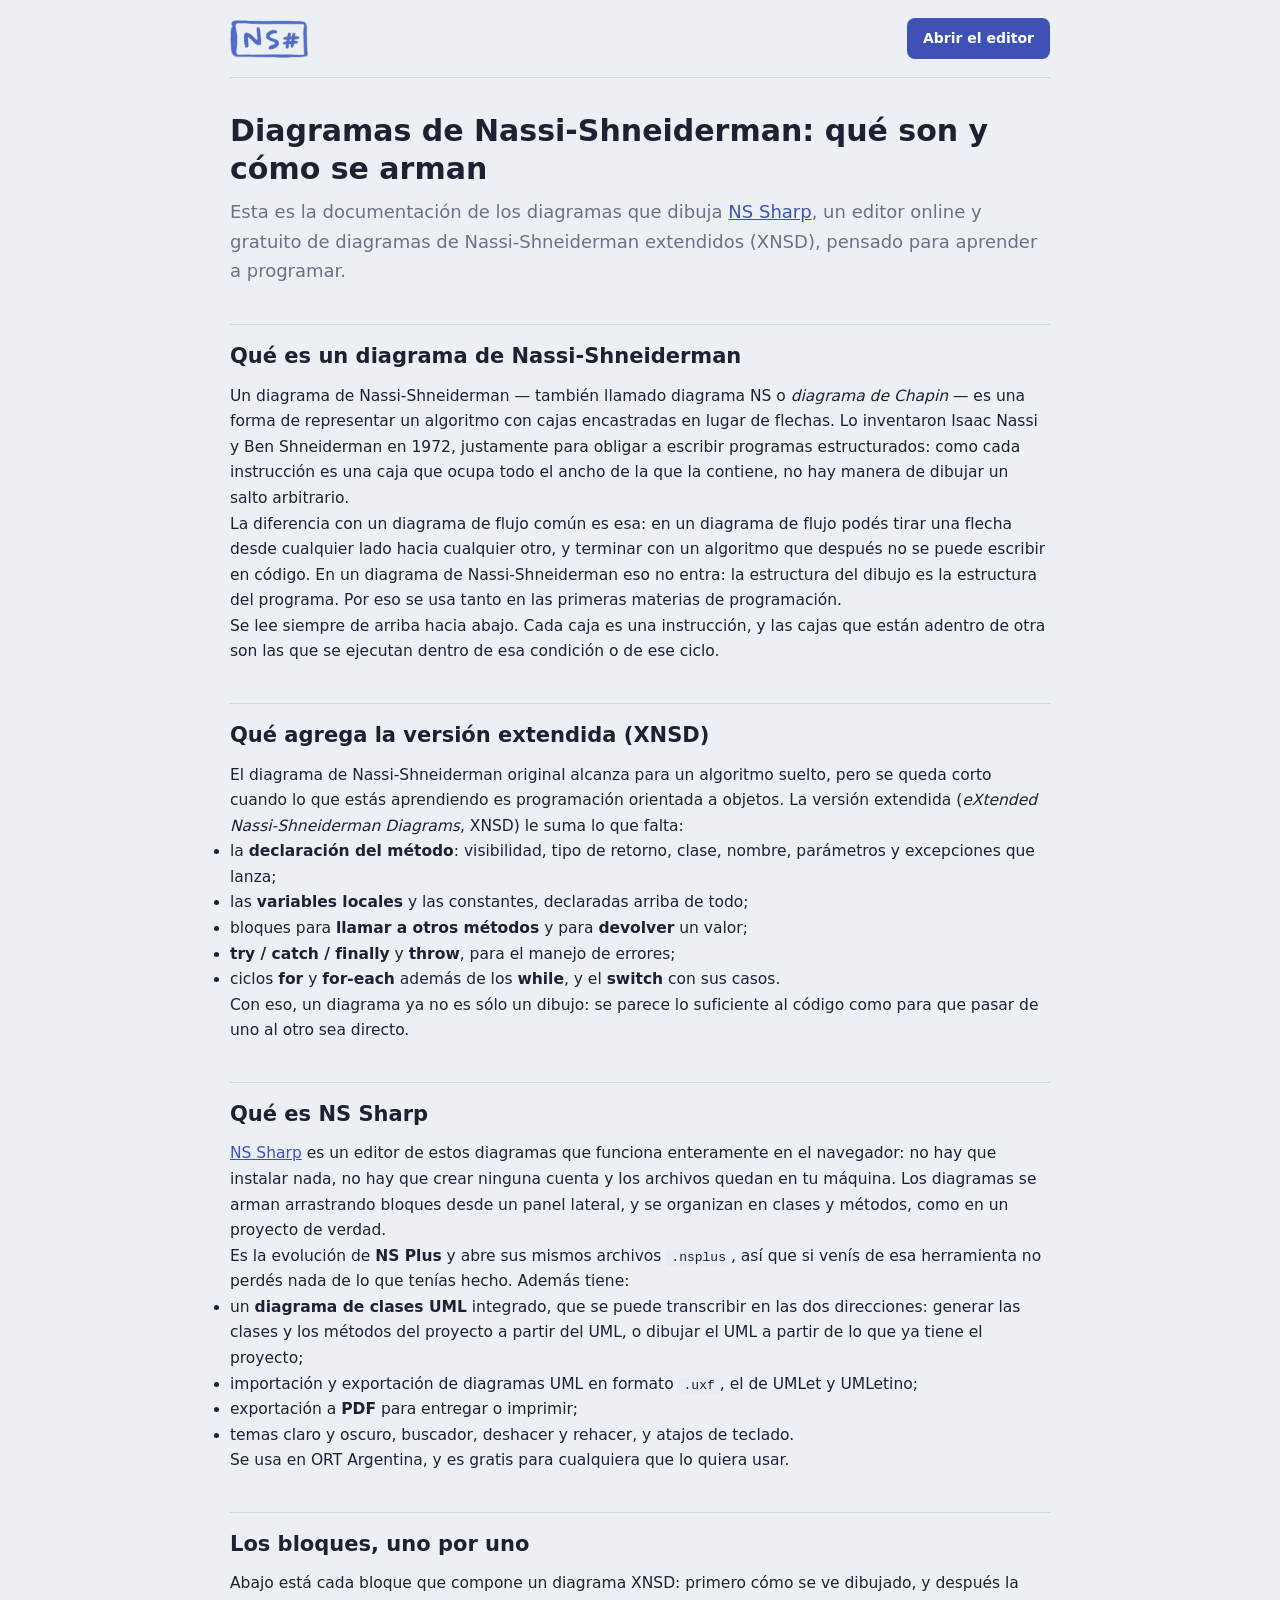
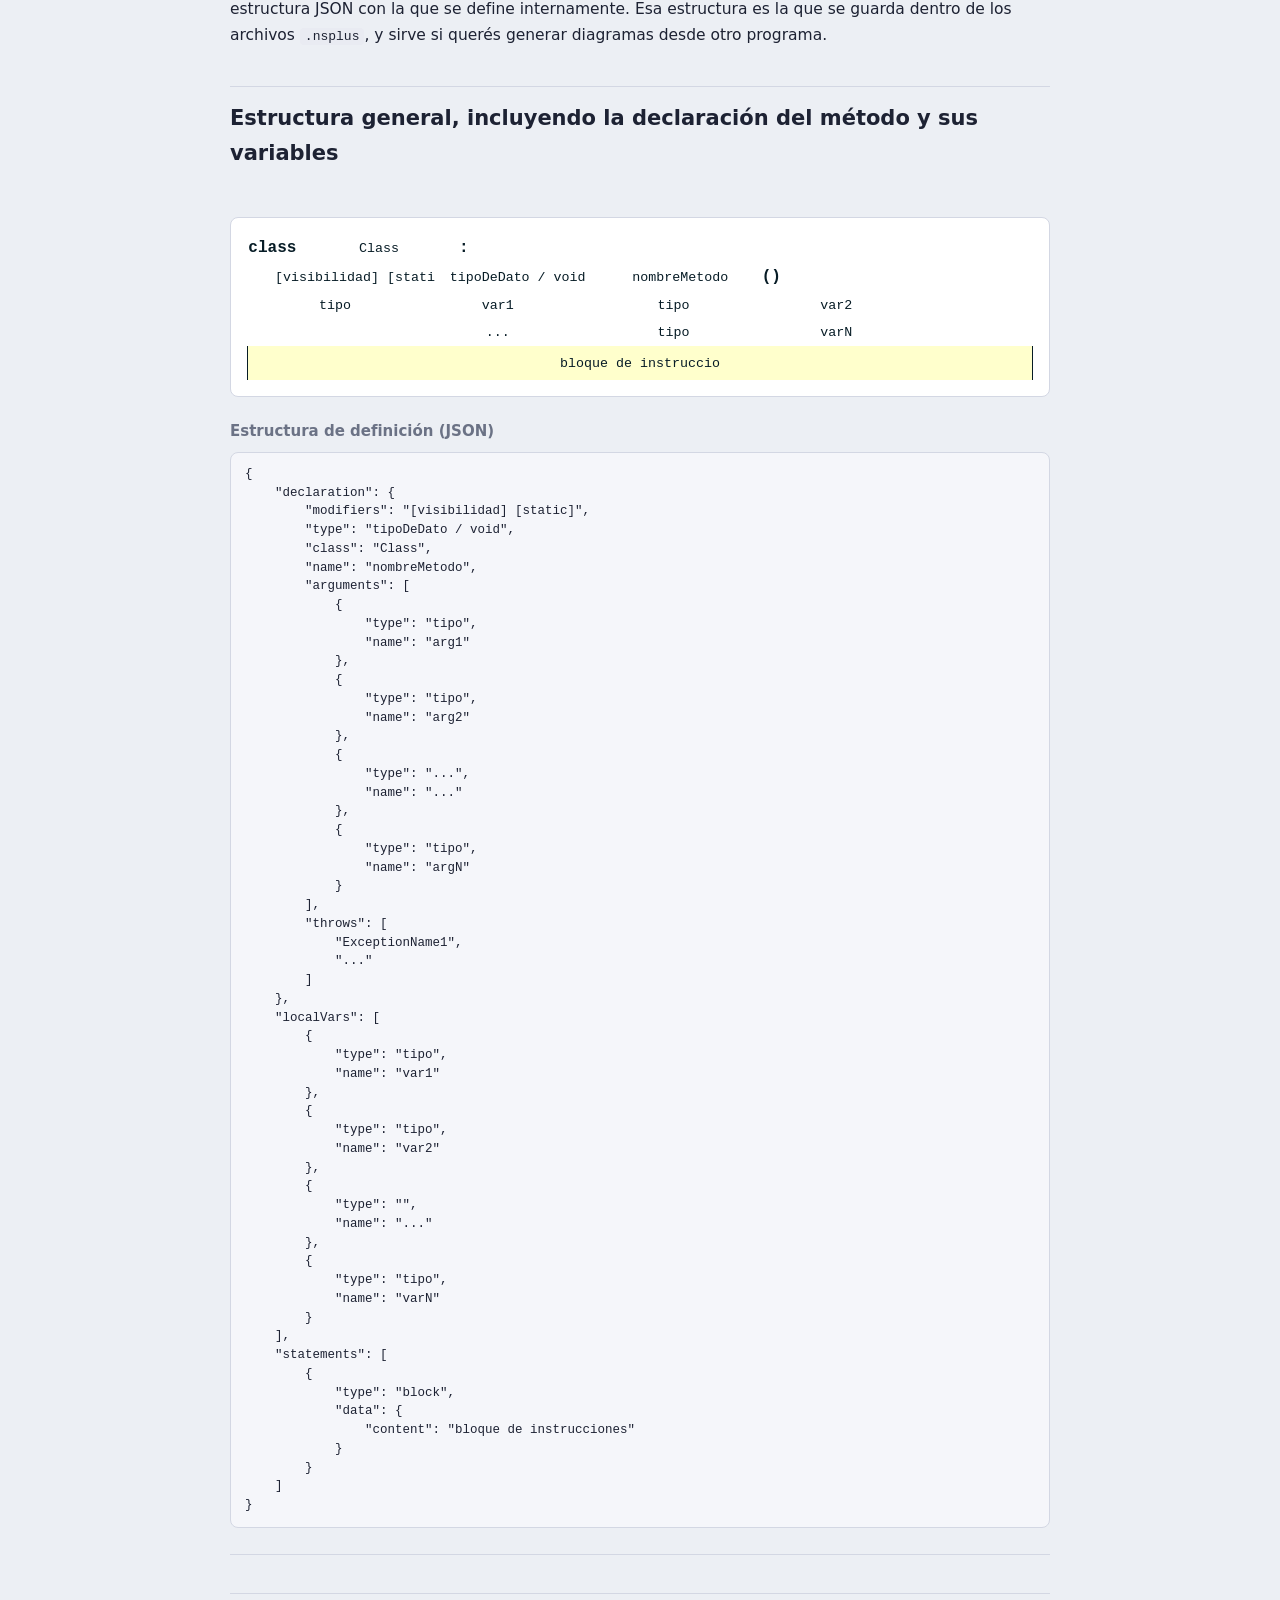
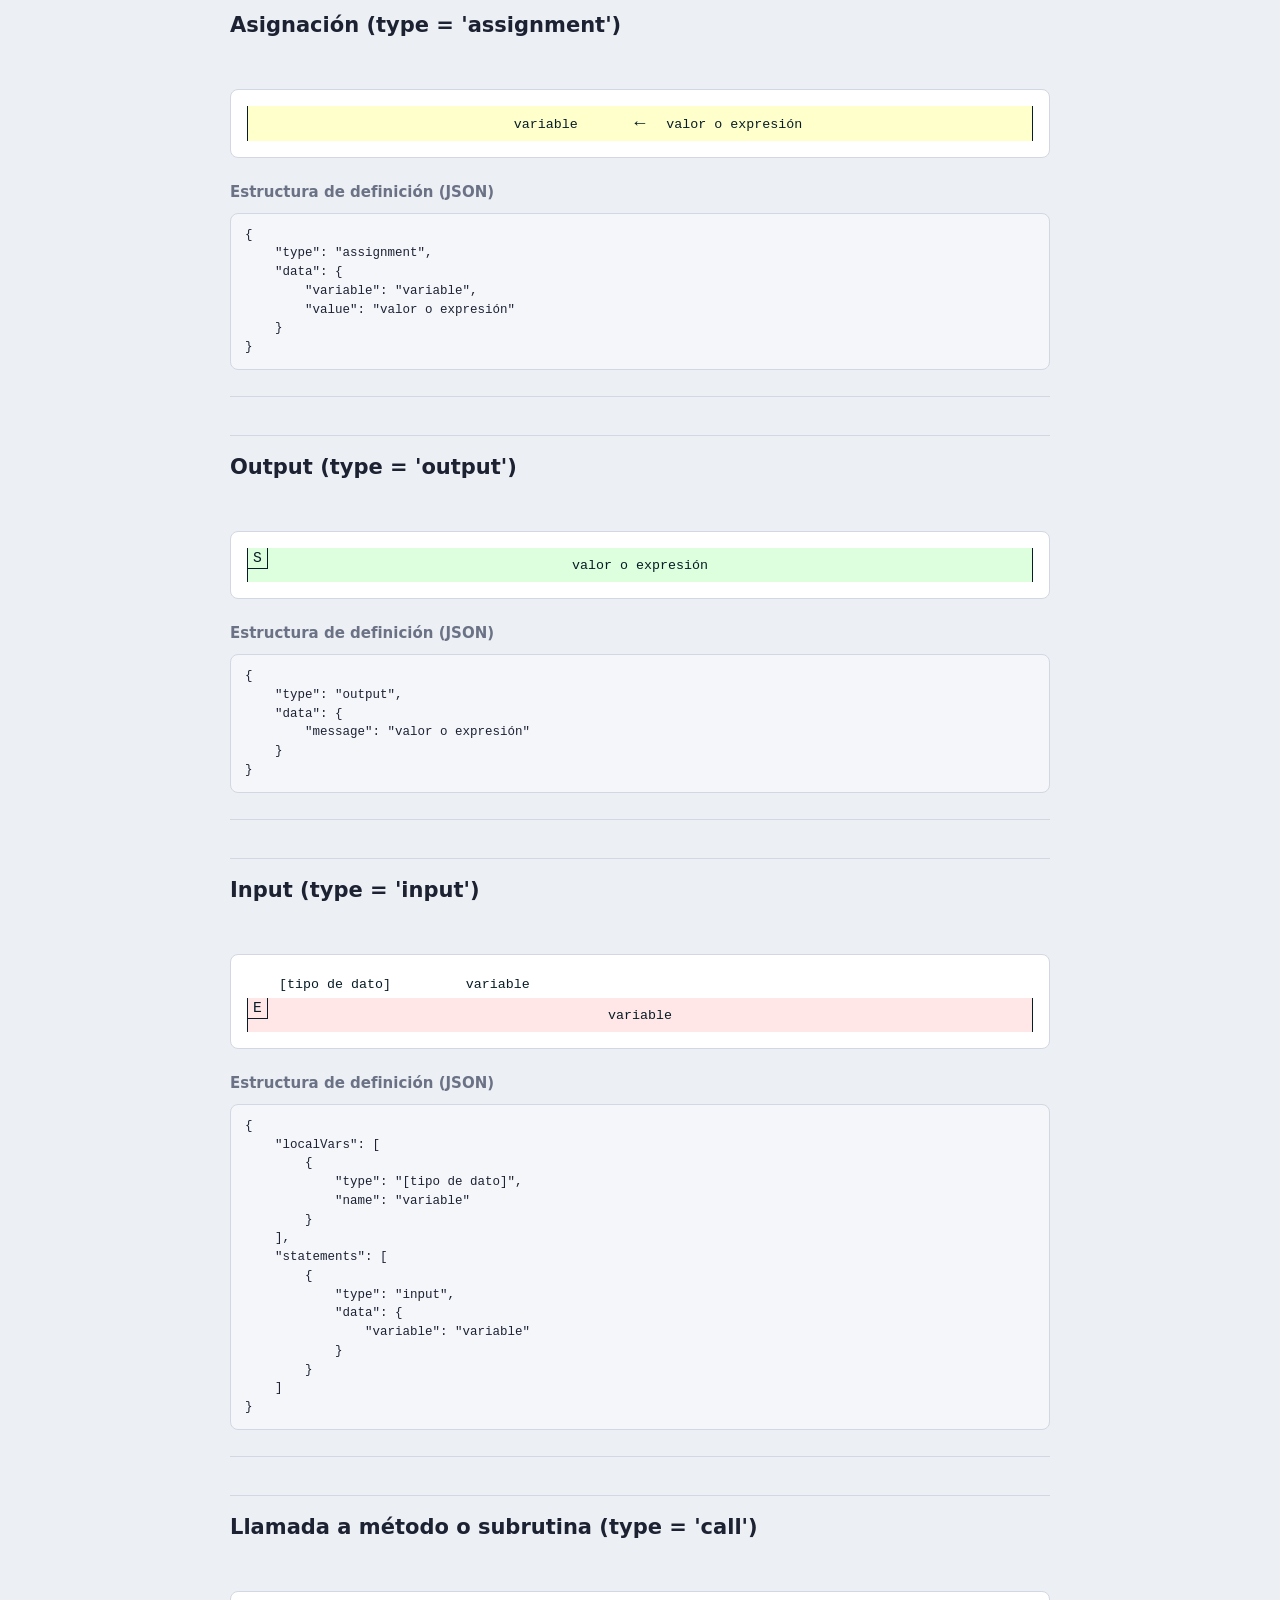
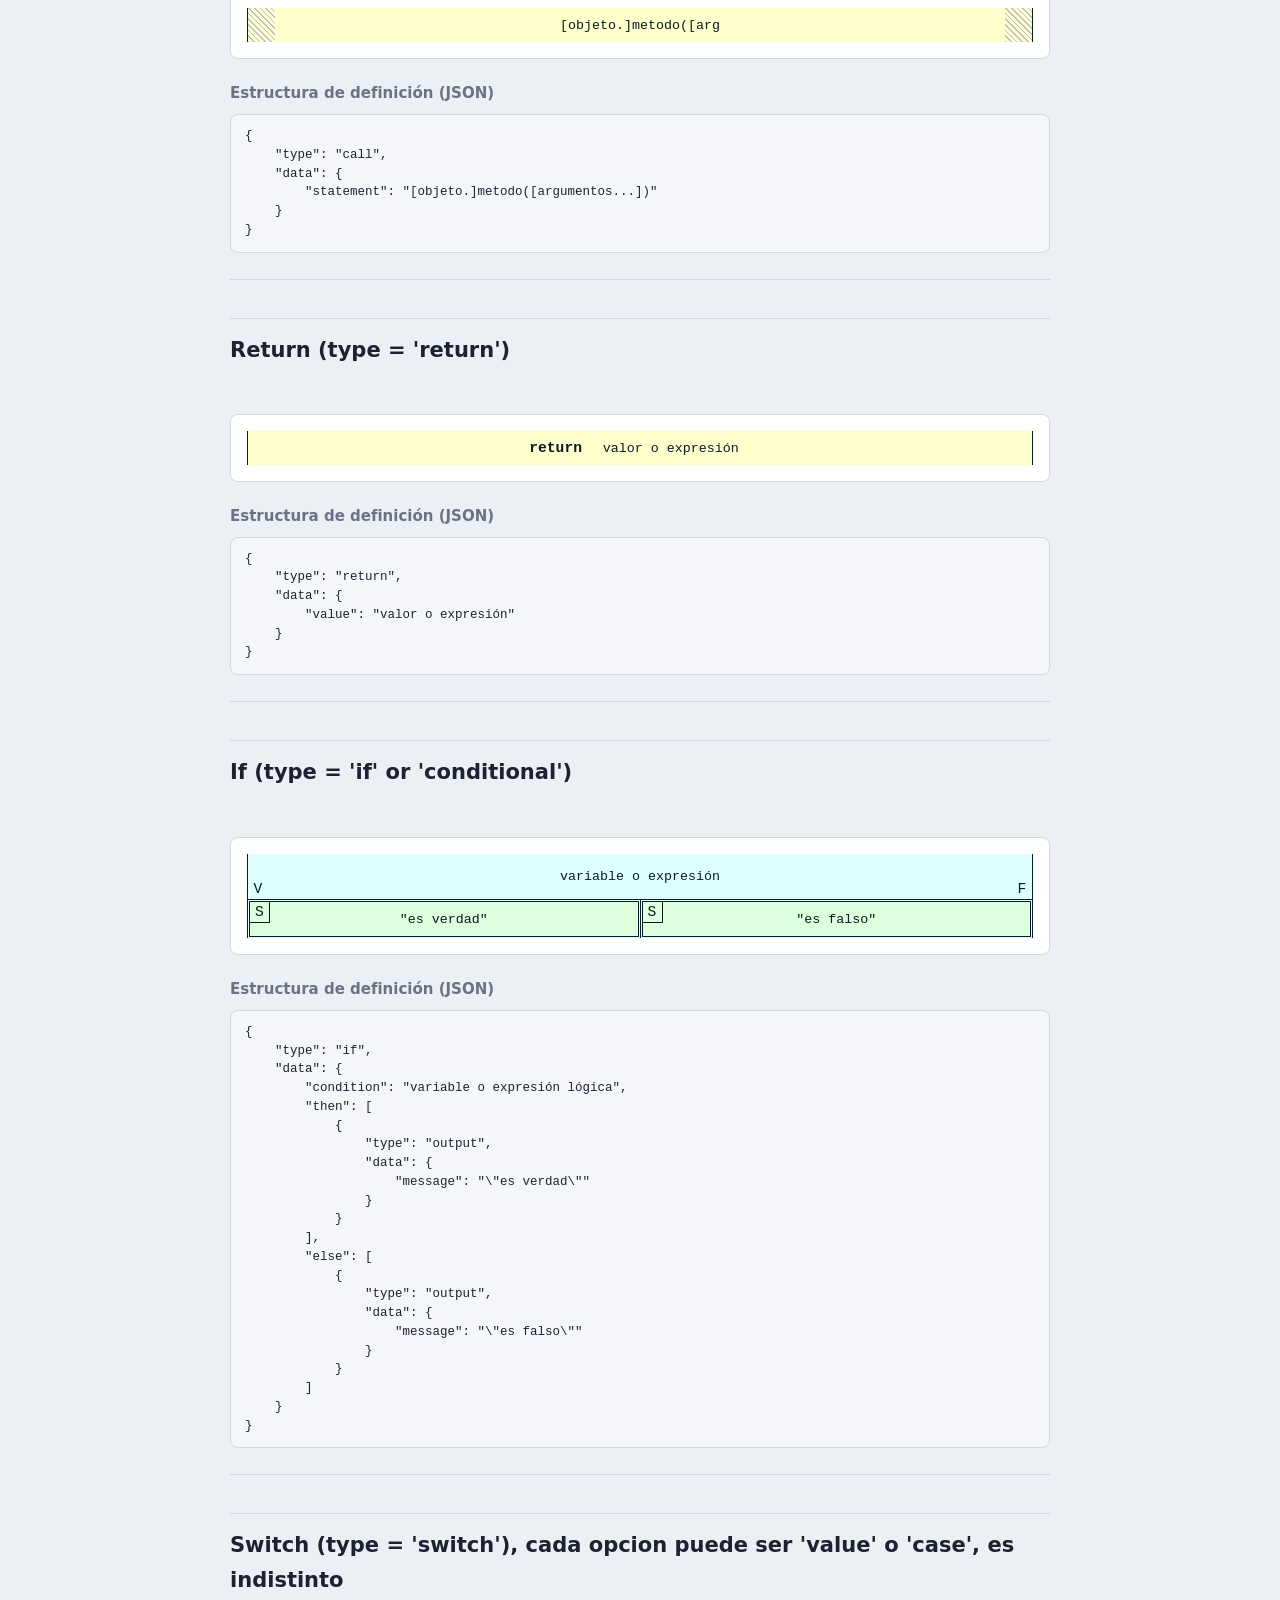
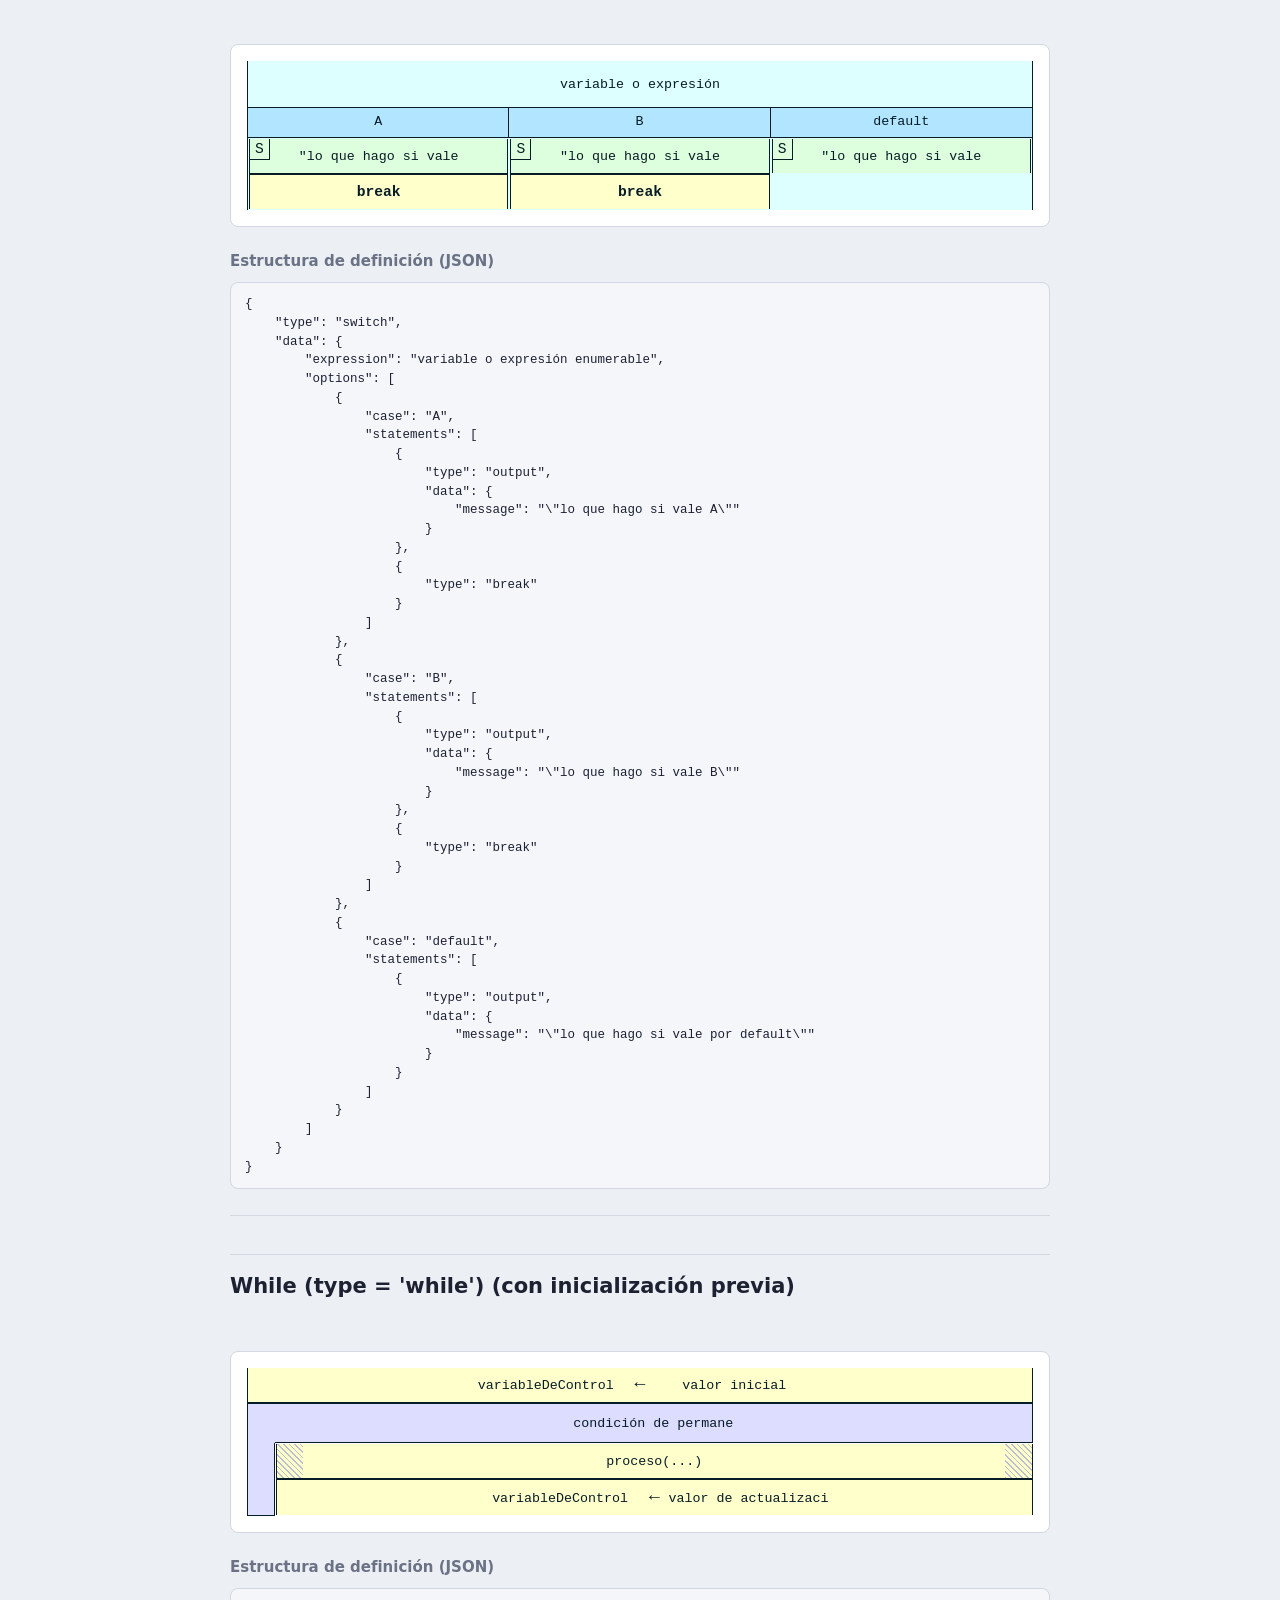
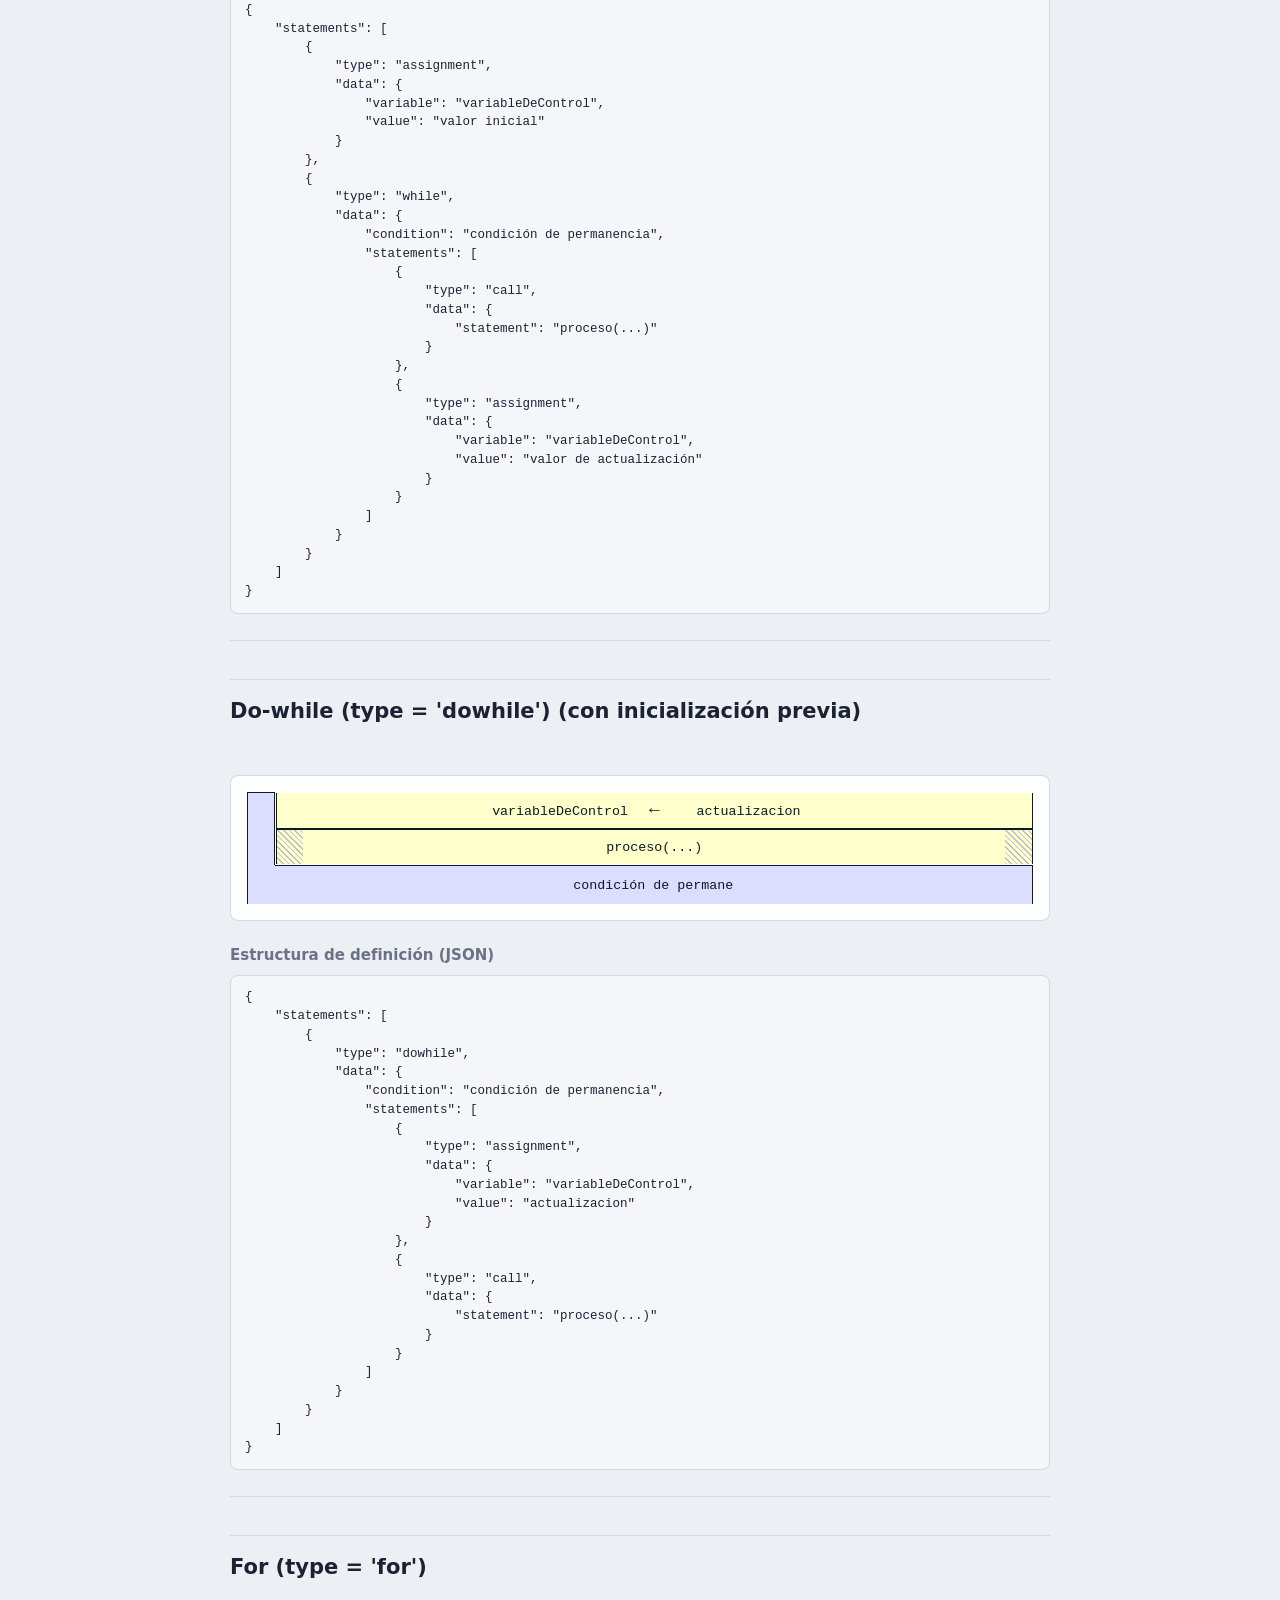
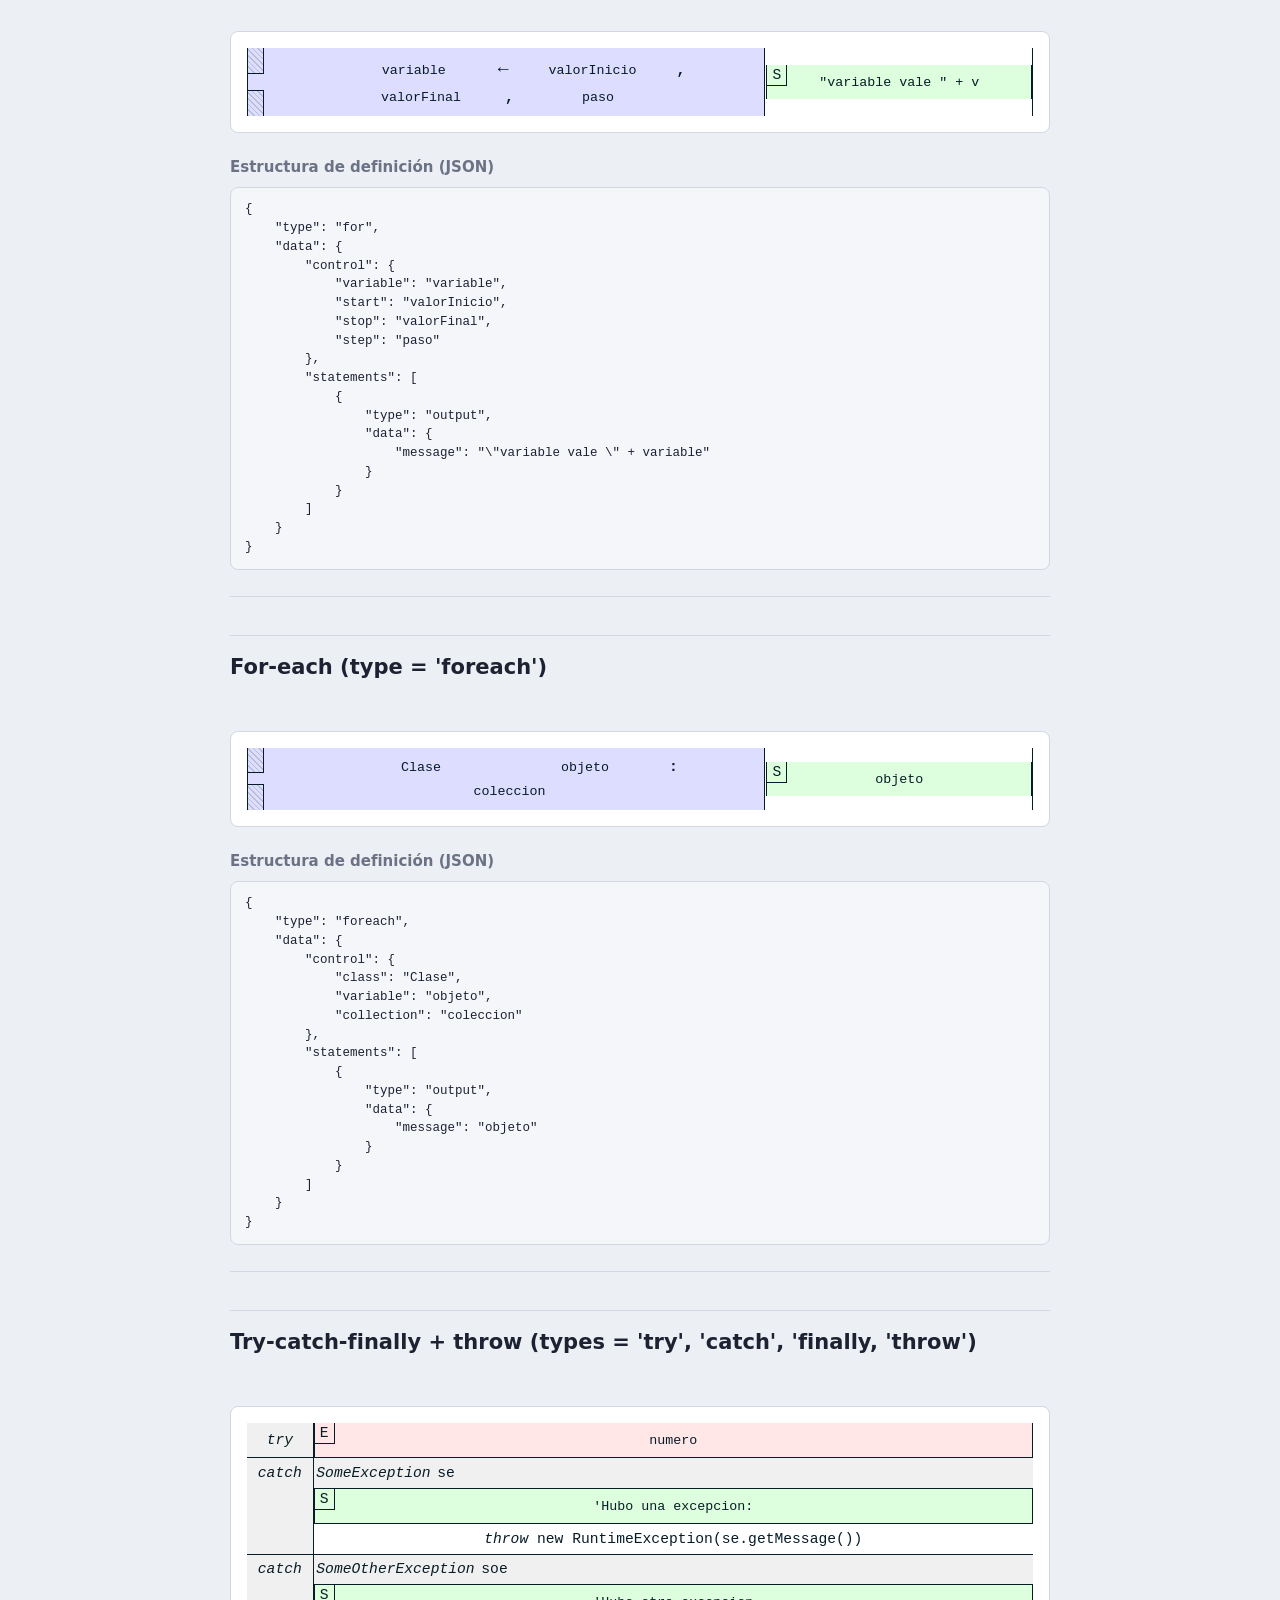
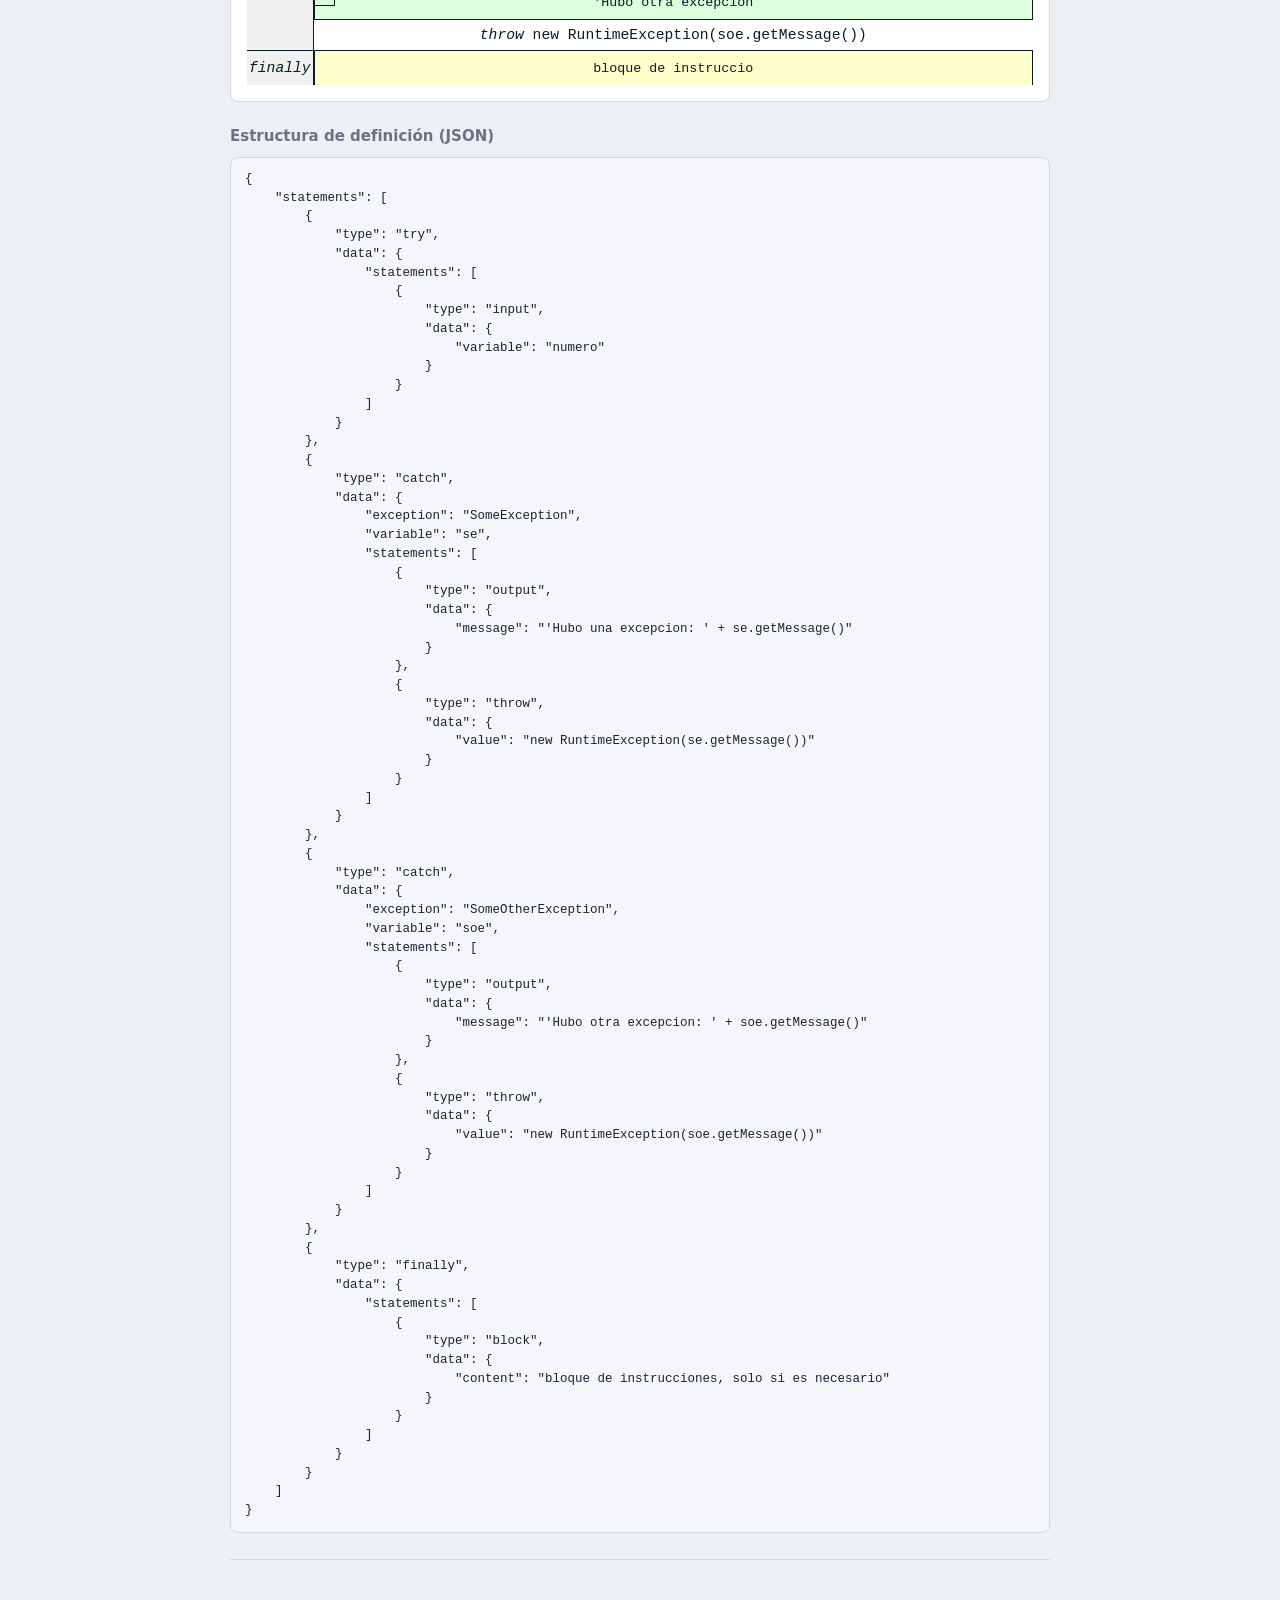
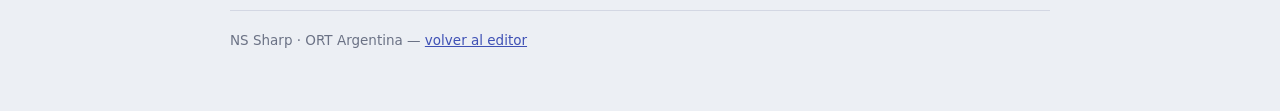
<file: documentation.html>
<!DOCTYPE html>
<html lang="es">

<head>
	<meta charset="utf-8" />
	<meta name="viewport" content="width=device-width, initial-scale=1" />
	<title>Diagramas de Nassi-Shneiderman: qué son y cómo se arman | NS Sharp</title>
	<meta name="description"
		content="Qué es un diagrama de Nassi-Shneiderman, para qué sirve y cómo se arma bloque por bloque: asignación, entrada, salida, if, switch, while, for, for-each y try-catch. Documentación de los diagramas extendidos (XNSD) de NS Sharp, el editor online gratuito." />
	<meta name="author" content="Federico Szymsiowicz" />
	<meta name="theme-color" content="#3f51b5" />
	<link rel="canonical" href="https://ns-sharp.vercel.app/documentation.html" />

	<meta property="og:type" content="article" />
	<meta property="og:site_name" content="NS Sharp" />
	<meta property="og:locale" content="es_AR" />
	<meta property="og:url" content="https://ns-sharp.vercel.app/documentation.html" />
	<meta property="og:title" content="Diagramas de Nassi-Shneiderman: qué son y cómo se arman" />
	<meta property="og:description"
		content="Guía de los diagramas de Nassi-Shneiderman extendidos (XNSD): para qué sirven y cómo funciona cada bloque, con ejemplos." />
	<meta property="og:image" content="https://ns-sharp.vercel.app/img/nsharp-favicon.png" />
	<meta name="twitter:card" content="summary" />

	<script type="application/ld+json">
	{
		"@context": "https://schema.org",
		"@type": "TechArticle",
		"headline": "Diagramas de Nassi-Shneiderman: qué son y cómo se arman",
		"description": "Qué es un diagrama de Nassi-Shneiderman, para qué sirve y cómo se arma cada uno de sus bloques.",
		"inLanguage": "es",
		"author": { "@type": "Person", "name": "Federico Szymsiowicz" },
		"isPartOf": {
			"@type": "WebApplication",
			"name": "NS Sharp",
			"url": "https://ns-sharp.vercel.app/"
		}
	}
	</script>

	<link rel="icon" href="img/nsharp-favicon.png" type="image/png" />
	<link rel="shortcut icon" href="img/favicon.ico" type="image/x-icon" />
	<link rel="stylesheet" type="text/css" href="css/NSHTheme.css" />
	<link rel="stylesheet" type="text/css" href="css/NSPDiagram.css" />
	<link rel="stylesheet" type="text/css" href="css/NSPColors.css" />
	<style>
		body {
			margin: 0;
			padding: 0 20px 60px;
			background: var(--nsh-bg);
			color: var(--nsh-text);
			font-family: system-ui, "Segoe UI", Helvetica, Arial, sans-serif;
			line-height: 1.65;
		}

		.doc {
			max-width: 820px;
			margin: 0 auto;
		}

		.doc-top {
			display: flex;
			align-items: center;
			justify-content: space-between;
			gap: 16px;
			flex-wrap: wrap;
			padding: 18px 0;
			border-bottom: 1px solid var(--nsh-border);
		}

		.doc-top img {
			height: 38px;
			width: auto;
		}

		.doc-volver {
			display: inline-block;
			background: var(--nsh-accent);
			color: var(--nsh-on-accent);
			text-decoration: none;
			font-weight: 600;
			font-size: 14px;
			padding: 9px 16px;
			border-radius: 8px;
		}

		.doc-volver:hover {
			background: var(--nsh-accent-strong);
		}

		h1 {
			font-size: 30px;
			line-height: 1.25;
			margin: 34px 0 10px;
		}

		h2 {
			font-size: 21px;
			margin: 38px 0 10px;
			padding-top: 14px;
			border-top: 1px solid var(--nsh-border);
		}

		h3 {
			font-size: 15px;
			margin: 22px 0 8px;
			color: var(--nsh-text-muted);
		}

		.doc-entrada {
			font-size: 18px;
			color: var(--nsh-text-muted);
			margin-bottom: 26px;
		}

		p, li {
			font-size: 15.5px;
		}

		a {
			color: var(--nsh-accent);
		}

		pre {
			background: var(--nsh-surface-2);
			border: 1px solid var(--nsh-border);
			border-radius: 8px;
			padding: 12px 14px;
			overflow-x: auto;
			font-family: ui-monospace, Consolas, monospace;
			font-size: 12.5px;
			line-height: 1.5;
			color: var(--nsh-text);
		}

		code {
			background: var(--nsh-surface-3);
			border-radius: 4px;
			padding: 1px 5px;
			font-family: ui-monospace, Consolas, monospace;
			font-size: 13px;
		}

		hr {
			border: 0;
			border-top: 1px solid var(--nsh-border);
			margin: 26px 0;
		}

		.diabox {
			background: #fff;
			border: 1px solid var(--nsh-border);
			border-radius: 8px;
			padding: 16px;
			margin: 12px 0;
			overflow-x: auto;
		}

		.doc-pie {
			margin-top: 50px;
			padding-top: 18px;
			border-top: 1px solid var(--nsh-border);
			font-size: 13.5px;
			color: var(--nsh-text-muted);
		}
	</style>
	<script type="application/javascript" src="js/XNS-core/Enumeration.js"></script>
	<script type="application/javascript" src="js/XNS-core/ClassConstructor.js"></script>
	<script type="application/javascript" src="js/XNS-core/BaseDiagram.js"></script>
	<script type="application/javascript" src="js/XNS-core/DiagramObject.js"></script>
	<script type="application/javascript" src="js/XNS-core/XNSDiagramMaker.js"></script>
	<script>
        window.onload = function () {

            var mainbox = document.getElementById("diagramContainer");
            var xnsd = new XNSDiagramMaker();
            var declaration;

            function insertHeader(elem, description) {
                var title = document.createElement("h2");
                title.className = "external";
                title.innerHTML = description + "<br/>&nbsp";
                elem.appendChild(title);
            }
            
            function insertStructureExample(elem, declaration) {
                var title = document.createElement("h3");
                title.className = "external";
                title.innerHTML = "Estructura de definición (JSON)";
                elem.appendChild(title);
                var block = document.createElement("pre");
                block.className = "external";
                block.innerHTML = JSON.stringify(declaration, null, 4);
                elem.appendChild(block);
                var hr = document.createElement("hr");
                hr.className = "external";
                elem.appendChild(hr);
            }

            function insertExample(title, obj) {
                insertHeader( mainbox, title);
                var marco = document.createElement("div");
                marco.className = "diabox";
                var diabox = document.createElement("div");
                marco.appendChild(diabox);
                mainbox.appendChild(marco);
                xnsd.render(diabox, (obj.statements) ? obj : { "statements": [ obj ] });
                insertStructureExample(mainbox, obj);
            }
            insertExample(
                "Estructura general, incluyendo la declaración del método y sus variables",
                {
                "declaration": {
                    "modifiers": "[visibilidad] [static]",
                    "type": "tipoDeDato / void",
                    "class": "Class",
                    "name": "nombreMetodo",
                    "arguments": [
                        { "type": "tipo", "name": "arg1" },
                        { "type": "tipo", "name": "arg2" },
                        { "type": "...", "name": "..." },
                        { "type": "tipo", "name": "argN" },
                    ],
                    "throws": ["ExceptionName1", "..."]
                },
                "localVars": [
                    { "type": "tipo", "name": "var1" },
                    { "type": "tipo", "name": "var2" },
                    { "type": "", "name": "..." },
                    { "type": "tipo", "name": "varN" }
                ],
                "statements": [ {
                    "type": "block",
                    "data": { "content": "bloque de instrucciones" }
                }
            ]});
            
            insertExample(
                "Asignación (type = 'assignment')",
                { "type": "assignment", "data": { "variable": "variable", "value": "valor o expresión" } });
            
            insertExample(
                "Output (type = 'output')",
                { "type": "output", "data": { "message": "valor o expresión" } });
            
            insertExample(
                "Input (type = 'input')",
				{
					"localVars": [
						{ "type": "[tipo de dato]", "name": "variable" }
					],
					"statements": [
						{ "type": "input", "data": { "variable": "variable" } }
					]
				});
            
            insertExample(
                "Llamada a método o subrutina (type = 'call')",
                { "type": "call", "data": { "statement": "[objeto.]metodo([argumentos...])" } });
            
            insertExample(
                "Return (type = 'return')",
                { "type": "return", "data": { "value": "valor o expresión" } });
            
            insertExample(
                "If (type = 'if' or 'conditional')",
                { "type": "if",
                  "data": { "condition": "variable o expresión lógica",
                            "then": [ { "type": "output", "data": { "message": "\"es verdad\"" } } ],
                            "else": [ { "type": "output", "data": { "message": "\"es falso\"" } } ]

                          }    
                });
            
            insertExample(
                "Switch (type = 'switch'), cada opcion puede ser 'value' o 'case', es indistinto",
                {
                        "type": "switch",
                        "data": {
                            "expression": "variable o expresión enumerable",
                            "options": [
                                {
                                    "case": "A",
                                    "statements": [
                                        {
                                            "type": "output",
                                            "data": {
                                                "message": '"lo que hago si vale A"'
                                            }
                                        },
                                        {
                                            "type": "break"
                                        }
                                    ]
                                },
                                {
                                    "case": "B",
                                    "statements": [
                                        {
                                            "type": "output",
                                            "data": {
                                                "message": '"lo que hago si vale B"'
                                            }
                                        },
                                        {
                                            "type": "break"
                                        }
                                    ]
                                },
                                {
                                    "case": "default",
                                    "statements": [
                                        {
                                            "type": "output",
                                            "data": {
                                                "message": '"lo que hago si vale por default"'
                                            }
                                        }
                                    ]
                                }
                            ]
                        }
            });
            
            insertExample(
                "While (type = 'while') (con inicialización previa)",
                { "statements": [
                    {
                        "type": "assignment",
                        "data": {
                            "variable": "variableDeControl",
                            "value": "valor inicial"
                        }
                    },
                    {
                        "type": "while",
                        "data": {
                            "condition": "condición de permanencia",
                            "statements": [
                                {
                                    "type": "call",
                                    "data": {
                                        "statement": "proceso(...)"
                                    }
                                },
                                {
                                    "type": "assignment",
                                    "data": {
                                        "variable": "variableDeControl",
                                        "value": "valor de actualización"
                                    }
                                }
                            ]
                        }
                    }
                ] });
            
            insertExample(
                "Do-while (type = 'dowhile') (con inicialización previa)",
                {
                "statements": [
                    {
                        "type": "dowhile",
                        "data": {
                            "condition": "condición de permanencia",
                            "statements": [
                                {
                                    "type": "assignment",
                                    "data": {
                                        "variable": "variableDeControl",
                                        "value": "actualizacion"
                                    }
                                },
                                {
                                    "type": "call",
                                    "data": {
                                        "statement": "proceso(...)"
                                    }
                                }
                            ]
                        }
                    }
                ]
            });
            
            insertExample(
                "For (type = 'for')",
                {
                "type": "for",
                "data": {
                    "control": {
                        "variable": "variable",
                        "start": "valorInicio",
                        "stop": "valorFinal",
                        "step": "paso"
                    },
                    "statements": [
                        {
                            "type": "output",
                            "data": {
                                "message": '"variable vale " + variable'
                            }
                        }
                    ]
                }
            });
            
            insertExample(
                "For-each (type = 'foreach')",
                {
                "type": "foreach",
                "data": {
                    "control": {
                        "class": "Clase",
                        "variable": "objeto",
                        "collection": "coleccion"
                    },
                    "statements": [
                        {
                            "type": "output",
                            "data": {
                                "message": "objeto"
                            }
                        }
                    ]
                }
            });
            
            insertExample(
                "Try-catch-finally +  throw (types = 'try', 'catch', 'finally, 'throw')",
                {
                "statements": [
                    {
                        "type": "try",
                        "data": {
                            "statements": [
                                {
                                    "type": "input",
                                    "data": {
                                        "variable": "numero"
                                    }
                                }
                            ]
                        }
                    },
                    {
                        "type": "catch",
                        "data": {
                            "exception": "SomeException",
                            "variable": "se",
                            "statements": [
                                {
                                    "type": "output",
                                    "data": {
                                        "message": "'Hubo una excepcion: ' + se.getMessage()"
                                    }
                                },
                                {
                                    "type": "throw",
                                    "data": {
                                        "value": "new RuntimeException(se.getMessage())"
                                    }
                                }
                            ]
                        }
                    },
                    {
                        "type": "catch",
                        "data": {
                            "exception": "SomeOtherException",
                            "variable": "soe",
                            "statements": [
                                {
                                    "type": "output",
                                    "data": {
                                        "message": "'Hubo otra excepcion: ' + soe.getMessage()"
                                    }
                                },
                                {
                                    "type": "throw",
                                    "data": {
                                        "value": "new RuntimeException(soe.getMessage())"
                                    }
                                }
                            ]
                        }
                    },
                    {
                        "type": "finally",
                        "data": {
                            "statements": [
                                {
                                    "type": "block",
                                    "data": {
                                        "content": "bloque de instrucciones, solo si es necesario"
                                    }
                                }
                            ]
                        }
                    }
                ]
            });
        }
    </script>
</head>

<body>
	<div class="doc">
		<div class="doc-top">
			<img src="img/nsharp-logo-indigo.png" alt="NS Sharp" />
			<a class="doc-volver" href="/">Abrir el editor</a>
		</div>

		<h1>Diagramas de Nassi-Shneiderman: qué son y cómo se arman</h1>
		<p class="doc-entrada">Esta es la documentación de los diagramas que dibuja
			<a href="/">NS Sharp</a>, un editor online y gratuito de diagramas de
			Nassi-Shneiderman extendidos (XNSD), pensado para aprender a programar.</p>

		<h2>Qué es un diagrama de Nassi-Shneiderman</h2>
		<p>Un diagrama de Nassi-Shneiderman — también llamado diagrama NS o
			<i>diagrama de Chapin</i> — es una forma de representar un algoritmo con
			cajas encastradas en lugar de flechas. Lo inventaron Isaac Nassi y Ben
			Shneiderman en 1972, justamente para obligar a escribir programas
			estructurados: como cada instrucción es una caja que ocupa todo el ancho de
			la que la contiene, no hay manera de dibujar un salto arbitrario.</p>
		<p>La diferencia con un diagrama de flujo común es esa: en un diagrama de
			flujo podés tirar una flecha desde cualquier lado hacia cualquier otro, y
			terminar con un algoritmo que después no se puede escribir en código. En un
			diagrama de Nassi-Shneiderman eso no entra: la estructura del dibujo es la
			estructura del programa. Por eso se usa tanto en las primeras materias de
			programación.</p>
		<p>Se lee siempre de arriba hacia abajo. Cada caja es una instrucción, y las
			cajas que están adentro de otra son las que se ejecutan dentro de esa
			condición o de ese ciclo.</p>

		<h2>Qué agrega la versión extendida (XNSD)</h2>
		<p>El diagrama de Nassi-Shneiderman original alcanza para un algoritmo suelto,
			pero se queda corto cuando lo que estás aprendiendo es programación orientada
			a objetos. La versión extendida (<i>eXtended Nassi-Shneiderman Diagrams</i>,
			XNSD) le suma lo que falta:</p>
		<ul>
			<li>la <b>declaración del método</b>: visibilidad, tipo de retorno, clase,
				nombre, parámetros y excepciones que lanza;</li>
			<li>las <b>variables locales</b> y las constantes, declaradas arriba de todo;</li>
			<li>bloques para <b>llamar a otros métodos</b> y para <b>devolver</b> un valor;</li>
			<li><b>try / catch / finally</b> y <b>throw</b>, para el manejo de errores;</li>
			<li>ciclos <b>for</b> y <b>for-each</b> además de los <b>while</b>, y el
				<b>switch</b> con sus casos.</li>
		</ul>
		<p>Con eso, un diagrama ya no es sólo un dibujo: se parece lo suficiente al
			código como para que pasar de uno al otro sea directo.</p>

		<h2>Qué es NS Sharp</h2>
		<p><a href="/">NS Sharp</a> es un editor de estos diagramas que funciona
			enteramente en el navegador: no hay que instalar nada, no hay que crear
			ninguna cuenta y los archivos quedan en tu máquina. Los diagramas se arman
			arrastrando bloques desde un panel lateral, y se organizan en clases y
			métodos, como en un proyecto de verdad.</p>
		<p>Es la evolución de <b>NS Plus</b> y abre sus mismos archivos
			<code>.nsplus</code>, así que si venís de esa herramienta no perdés nada de
			lo que tenías hecho. Además tiene:</p>
		<ul>
			<li>un <b>diagrama de clases UML</b> integrado, que se puede transcribir en
				las dos direcciones: generar las clases y los métodos del proyecto a partir
				del UML, o dibujar el UML a partir de lo que ya tiene el proyecto;</li>
			<li>importación y exportación de diagramas UML en formato
				<code>.uxf</code>, el de UMLet y UMLetino;</li>
			<li>exportación a <b>PDF</b> para entregar o imprimir;</li>
			<li>temas claro y oscuro, buscador, deshacer y rehacer, y atajos de teclado.</li>
		</ul>
		<p>Se usa en ORT Argentina, y es gratis para cualquiera que lo quiera usar.</p>

		<h2>Los bloques, uno por uno</h2>
		<p>Abajo está cada bloque que compone un diagrama XNSD: primero cómo se ve
			dibujado, y después la estructura JSON con la que se define internamente.
			Esa estructura es la que se guarda dentro de los archivos
			<code>.nsplus</code>, y sirve si querés generar diagramas desde otro
			programa.</p>
		<div id="diagramContainer"></div>

		<div class="doc-pie">
			NS Sharp · ORT Argentina — <a href="/">volver al editor</a>
		</div>
	</div>
</body>

</html>
</file>
<file: css/NSHTheme.css>
:root {
	--nsh-bar-bg: var(--nsh-accent);
	--nsh-bar-text: var(--nsh-on-accent);
	--nsh-bar-tint: rgba(255, 255, 255, .14);
}

:root,
:root[data-nsh-theme="claro"] {
	--nsh-accent: #3f51b5;
	--nsh-accent-strong: #303f9f;
	--nsh-accent-soft: #e8eaf6;
	--nsh-on-accent: #ffffff;

	--nsh-bg: #eceff4;
	--nsh-surface: #ffffff;
	--nsh-surface-2: #f5f6fa;
	--nsh-surface-3: #e9ebf2;
	--nsh-border: #d3d7e3;
	--nsh-text: #1d2233;
	--nsh-text-muted: #6b7285;

	--nsh-danger: #d2453c;
	--nsh-ok: #2e9e6b;
	--nsh-warn: #d98324;
	--nsh-shadow: 0 2px 6px rgba(20, 25, 50, .10), 0 8px 24px rgba(20, 25, 50, .08);
	--nsh-shadow-sm: 0 1px 3px rgba(20, 25, 50, .14);

	--nsh-diagram-text: #071c26;
	--nsh-line: #131a2b;
	--nsh-fill: #ffffff;
	--nsh-neutral-fill: #f0f0f0;
	--nsh-hatch: #b9bfd0;
	--nsh-input-focus: #4a4f63;

	--nsh-c-loop: #ddddff;
	--nsh-c-cond: #ddffff;
	--nsh-c-case: #b2e5ff;
	--nsh-c-in: #ffe7e7;
	--nsh-c-out: #ddffdd;
	--nsh-c-stmt: #ffffcc;
	--nsh-c-comment: #e5e5e5;
}

:root[data-nsh-theme="dark"] {
	--nsh-accent: #7d8cff;
	--nsh-accent-strong: #98a4ff;
	--nsh-accent-soft: #262b45;
	--nsh-on-accent: #10142a;

	--nsh-bg: #171a21;
	--nsh-surface: #21252e;
	--nsh-surface-2: #272c37;
	--nsh-surface-3: #31374a;
	--nsh-border: #3a4152;
	--nsh-text: #e6e9f2;
	--nsh-text-muted: #98a0b3;

	--nsh-danger: #ff7a70;
	--nsh-ok: #5fd3a0;
	--nsh-warn: #f0b454;
	--nsh-shadow: 0 2px 6px rgba(0, 0, 0, .45), 0 10px 28px rgba(0, 0, 0, .40);
	--nsh-shadow-sm: 0 1px 3px rgba(0, 0, 0, .5);

	--nsh-diagram-text: #e4e8f2;
	--nsh-line: #8b93a8;
	--nsh-fill: #232833;
	--nsh-neutral-fill: #2c3240;
	--nsh-hatch: #545c72;
	--nsh-input-focus: #ffffff;

	--nsh-c-loop: #2c3157;
	--nsh-c-cond: #1f3b46;
	--nsh-c-case: #2a5468;
	--nsh-c-in: #48292d;
	--nsh-c-out: #27452f;
	--nsh-c-stmt: #4a4426;
	--nsh-c-comment: #33384a;

	--nsh-bar-bg: #1d212b;
	--nsh-bar-text: #e6e9f2;
	--nsh-bar-tint: rgba(255, 255, 255, .07);
}

:root[data-nsh-theme="negro"] {
	--nsh-accent: #34d3e0;
	--nsh-accent-strong: #62e2ec;
	--nsh-accent-soft: #0d2c31;
	--nsh-on-accent: #04161a;

	--nsh-bg: #05070d;
	--nsh-surface: #0c1019;
	--nsh-surface-2: #121826;
	--nsh-surface-3: #1a2234;
	--nsh-border: #24304a;
	--nsh-text: #dce6f5;
	--nsh-text-muted: #8593ad;

	--nsh-danger: #ff7b86;
	--nsh-ok: #4fe0a6;
	--nsh-warn: #ffc266;
	--nsh-shadow: 0 2px 6px rgba(0, 0, 0, .7), 0 12px 30px rgba(0, 0, 0, .6);
	--nsh-shadow-sm: 0 1px 3px rgba(0, 0, 0, .7);

	--nsh-diagram-text: #d9e4f3;
	--nsh-line: #6f88ad;
	--nsh-fill: #111826;
	--nsh-neutral-fill: #182133;
	--nsh-hatch: #3d5070;
	--nsh-input-focus: #ffffff;

	--nsh-c-loop: #1b2550;
	--nsh-c-cond: #0f3540;
	--nsh-c-case: #17495c;
	--nsh-c-in: #431f28;
	--nsh-c-out: #123b2b;
	--nsh-c-stmt: #3f3a1b;
	--nsh-c-comment: #1d2536;

	--nsh-bar-bg: #090d16;
	--nsh-bar-text: #dce6f5;
	--nsh-bar-tint: rgba(255, 255, 255, .07);
}

:root[data-nsh-theme="verde"] {
	--nsh-accent: #00796b;
	--nsh-accent-strong: #00584d;
	--nsh-accent-soft: #dcf1ed;
	--nsh-on-accent: #ffffff;

	--nsh-bg: #eef3f1;
	--nsh-surface: #ffffff;
	--nsh-surface-2: #f3f8f6;
	--nsh-surface-3: #e4eeeb;
	--nsh-border: #cbdcd7;
	--nsh-text: #14241f;
	--nsh-text-muted: #5f7973;

	--nsh-danger: #c2453d;
	--nsh-ok: #2e9e6b;
	--nsh-warn: #c97c1c;
	--nsh-shadow: 0 2px 6px rgba(10, 40, 35, .10), 0 8px 24px rgba(10, 40, 35, .08);
	--nsh-shadow-sm: 0 1px 3px rgba(10, 40, 35, .14);

	--nsh-diagram-text: #0a231e;
	--nsh-line: #12332c;
	--nsh-fill: #ffffff;
	--nsh-neutral-fill: #eef4f2;
	--nsh-hatch: #a9c6bf;
	--nsh-input-focus: #33574f;

	--nsh-c-loop: #dcf0ea;
	--nsh-c-cond: #ddf3ff;
	--nsh-c-case: #b4e2f2;
	--nsh-c-in: #ffe9e2;
	--nsh-c-out: #e0f6dc;
	--nsh-c-stmt: #fdf6d2;
	--nsh-c-comment: #e8eded;
}

:root[data-nsh-theme="naranja"] {
	--nsh-accent: #b4581a;
	--nsh-accent-strong: #8d4212;
	--nsh-accent-soft: #fdeade;
	--nsh-on-accent: #ffffff;

	--nsh-bg: #f6f1ea;
	--nsh-surface: #fffdfa;
	--nsh-surface-2: #f8f2ea;
	--nsh-surface-3: #eee4d7;
	--nsh-border: #e0d2c0;
	--nsh-text: #29211a;
	--nsh-text-muted: #7c6a58;

	--nsh-danger: #c2413b;
	--nsh-ok: #2f9060;
	--nsh-warn: #c4820f;
	--nsh-shadow: 0 2px 6px rgba(60, 40, 20, .10), 0 8px 24px rgba(60, 40, 20, .08);
	--nsh-shadow-sm: 0 1px 3px rgba(60, 40, 20, .16);

	--nsh-diagram-text: #241c14;
	--nsh-line: #2e2318;
	--nsh-fill: #fffdfa;
	--nsh-neutral-fill: #f3ece2;
	--nsh-hatch: #c9b69e;
	--nsh-input-focus: #5a4737;

	--nsh-c-loop: #e9e4ff;
	--nsh-c-cond: #dff2fb;
	--nsh-c-case: #bce3f2;
	--nsh-c-in: #ffe5e0;
	--nsh-c-out: #e2f5dd;
	--nsh-c-stmt: #fdf1cc;
	--nsh-c-comment: #eae5dd;
}

:root[data-nsh-theme="rosa"] {
	--nsh-accent: #ad1457;
	--nsh-accent-strong: #880e45;
	--nsh-accent-soft: #fce4ef;
	--nsh-on-accent: #ffffff;

	--nsh-bg: #f4eef1;
	--nsh-surface: #ffffff;
	--nsh-surface-2: #fbf4f7;
	--nsh-surface-3: #f0e2e9;
	--nsh-border: #e2ccd7;
	--nsh-text: #24151c;
	--nsh-text-muted: #7d6570;

	--nsh-danger: #c2413b;
	--nsh-ok: #2f9060;
	--nsh-warn: #c4820f;
	--nsh-shadow: 0 2px 6px rgba(60, 20, 40, .10), 0 8px 24px rgba(60, 20, 40, .08);
	--nsh-shadow-sm: 0 1px 3px rgba(60, 20, 40, .16);

	--nsh-diagram-text: #1f141a;
	--nsh-line: #2a1a22;
	--nsh-fill: #ffffff;
	--nsh-neutral-fill: #f6eef2;
	--nsh-hatch: #cdaebd;
	--nsh-input-focus: #5a3f4b;

	--nsh-c-loop: #ecdcff;
	--nsh-c-cond: #ddf3ff;
	--nsh-c-case: #b6e2f4;
	--nsh-c-in: #ffe2ea;
	--nsh-c-out: #ddf5e2;
	--nsh-c-stmt: #fdf3cf;
	--nsh-c-comment: #ece4e8;
}

body {
	background-color: var(--nsh-bg);
	color: var(--nsh-text);
}

.w3-indigo,
.w3-hover-indigo:hover {
	color: var(--nsh-on-accent) !important;
	background-color: var(--nsh-accent) !important;
}

.w3-white,
.w3-hover-white:hover {
	color: var(--nsh-text) !important;
	background-color: var(--nsh-surface) !important;
}

.w3-light-grey,
.w3-hover-light-grey:hover,
.w3-light-gray,
.w3-hover-light-gray:hover {
	color: var(--nsh-text) !important;
	background-color: var(--nsh-surface-2) !important;
}

.w3-button:hover {
	color: var(--nsh-text) !important;
	background-color: var(--nsh-surface-3) !important;
}

.w3-text-indigo,
.w3-hover-text-indigo:hover {
	color: var(--nsh-accent) !important;
}

.w3-text-dark-grey,
.w3-text-dark-gray,
.w3-hover-text-dark-gray:hover {
	color: var(--nsh-text) !important;
}

.w3-text-red,
.w3-hover-text-red:hover {
	color: var(--nsh-danger) !important;
}

.w3-text-teal,
.w3-hover-text-teal:hover {
	color: var(--nsh-ok) !important;
}

.w3-text-pink,
.w3-hover-text-pink:hover {
	color: var(--nsh-danger) !important;
}

.w3-border-indigo,
.w3-hover-border-indigo:hover {
	border-color: var(--nsh-accent) !important;
}

.w3-card-4 {
	box-shadow: var(--nsh-shadow) !important;
}

#header.w3-indigo,
#footer.w3-indigo {
	background-color: var(--nsh-bar-bg) !important;
	color: var(--nsh-bar-text) !important;
}

#header {
	border-bottom: 1px solid var(--nsh-border);
}

#footer {
	border-top: 1px solid var(--nsh-border);
}

#footer a {
	color: var(--nsh-bar-text) !important;
}

.w3-dropdown-content {
	background-color: var(--nsh-surface) !important;
	color: var(--nsh-text) !important;
	border-radius: 10px;
	overflow: hidden;
	border: 1px solid var(--nsh-border);
}

.w3-dropdown-hover:hover>.w3-button:first-child {
	background-color: var(--nsh-surface-3) !important;
	color: var(--nsh-text) !important;
}

.w3-input {
	border-bottom: 1px solid var(--nsh-border);
	background-color: var(--nsh-surface-2);
	color: var(--nsh-text);
}

.Nassi-Shneiderman {
	color: var(--nsh-diagram-text);
}

.for-statement .statements,
.while-statement>.container>.statements,
.dowhile-statement>.container>.statements {
	background-color: var(--nsh-fill);
}

.switch>.body .case .test-value,
.try-statement>.margin.left,
.catch-statement>.margin.left,
.finally-statement>.margin.left,
.exception {
	background-color: var(--nsh-neutral-fill);
}

.for-statement .controller .top,
.for-statement .controller .bottom,
.call-statement .margin {
	background-color: transparent;
	background-image: repeating-linear-gradient(45deg,
			var(--nsh-hatch) 0, var(--nsh-hatch) 1px,
			transparent 1px, transparent 4px) !important;
}

.input-for-statement {
	color: var(--nsh-diagram-text);
}

.input-for-statement:focus,
.input-for-statement:hover {
	color: var(--nsh-input-focus) !important;
}

.input-for-statement::placeholder {
	color: var(--nsh-text-muted);
	opacity: .8;
	font-style: italic;
}

::selection {
	background: var(--nsh-accent);
	color: var(--nsh-on-accent);
}

* {
	scrollbar-color: var(--nsh-border) transparent;
	scrollbar-width: thin;
}

::-webkit-scrollbar {
	width: 10px;
	height: 10px;
}

::-webkit-scrollbar-track {
	background: transparent;
}

::-webkit-scrollbar-thumb {
	background: var(--nsh-border);
	border-radius: 8px;
	border: 2px solid transparent;
	background-clip: content-box;
}

::-webkit-scrollbar-thumb:hover {
	background: var(--nsh-text-muted);
	background-clip: content-box;
}
</file>
<file: css/NSPDiagram.css>
* {
	padding: 0;
	margin: 0;
	box-sizing: border-box;
}

.hidden {
    display: none;
}

.Nassi-Shneiderman {
	font-family: "Consolas", monospace;
	font-size: 11pt;
	color: #071c26;
}

.Nassi-Shneiderman .switch-button {
	font-family: initial;
}

.method-signature {
	margin-left: 20pt;
}

.class-declaration div,
.method-signature>div {
	font-size: 12pt !important;
    font-weight: bolder;
	display: inline-block;
	margin: 1pt 1pt;
}

.method-signature>.method-parameters div {
	display: inline-block;
	margin: 0pt 1pt;
}

.method-declaration>.class-declaration>div:last-child,
.method-parameters>div:first-child,
.method-parameters>div:first-child>div:first-child,
.parameter-declaration>div:first-child {
	margin-left: 0 !important;
}

.method-parameters>div:last-child,
.parameter-declaration>div:last-child,
.method-declaration>.class-declaration>.class-name {
	margin-right: 0 !important;
}

.method-parameters,
.method-declaration>.method-signature>.fixed-value-in-statement {
	margin: 0 !important;
}

.parameter-declaration {
	margin-top: 0;
	margin-bottom: 0;
}

.local-variable-declaration>.variable-declaration,
.local-variable-declaration>.initialized-variable-declaration,
.local-variable-declaration>.initialized-variable-declaration>.assignment-statement {
	display: inline-block;
	margin: 1pt 5pt;
}

.local-variable-declaration>.initialized-variable-declaration>.assignment-statement {
	margin-left: 2pt;
	padding: 0;
	background: 0;
	border: 0;
}

.local-variable-declaration>.variable-declaration>.type,
.local-variable-declaration>.variable-declaration>.name,
.local-variable-declaration>.initialized-variable-declaration>.type {
	display: inline-block;
	margin: 0pt 1pt;
}

.local-variable-declaration>.variable-declaration>.type,
.local-variable-declaration>.initialized-variable-declaration>.type {
	font-weight: bold;
}

.statements> :last-child {
    border-bottom: 0;
}

.statements> :first-child {
    border-top: 0;
}

.block-statement,
.assignment-statement,
.return-statement,
.break-statement,
.comment-statement {
    padding: 5px;
    text-align: center;
	border: solid 1px;
}

.assignment-statement {
	padding: 2.6px;
}

.break-statement {
    font-weight: bolder;
}

.conditional-statement {
	border: solid 1px;
}

.conditional-statement .header,
.conditional-statement .body {
    display: table;
    width: 100%;
    border-collapse: collapse;
}

.conditional-statement .header {
	border-bottom: solid 1px;
}

.conditional-statement .header .condition {
	display: block;
    text-align: center;
    padding: 8pt;
    padding-left: 15pt;
	padding-right: 15pt;
	margin: 0 auto;
	width: fit-content;
}

.conditional-statement .header .option {
	display: table-cell;
    vertical-align: bottom;
    position: relative;
}

.conditional-statement .header .option .option-block {
    display: block;
    position: absolute;
    bottom: 0px;
    width: 35pt;
    height: 100%;
}

.conditional-statement .header .option.false .option-block {
    right: 0px;
}

.conditional-statement .header .option .option-block>canvas.corner {
    width: 35px;
    height: 35px;
    position: absolute;
    bottom: 0px;
    z-index: 0;
}

.conditional-statement .header .option.false .option-block>canvas.corner {
    right: 0px;
}

.conditional-statement.switch>.header>.option>.option-block>canvas.corner {
    top: 0px;
    transform: scaleX(-1);
}

.conditional-statement .header .option .caption {
    position: absolute;
    bottom: 0px;
    width: 15pt;
    line-height: 15pt;
    text-align: center;
    z-index: 1;
}

.conditional-statement .header .option.false .caption {
    right: 0px;
}

.conditional-statement>.body .then,
.conditional-statement>.body .else {
    display: table-cell;
    position: relative;
    vertical-align: top;
	min-width: 15px;
}

.switch>.body .case {
    display: table-cell;
    position: relative;
}

.switch>.body .case .test-value {
    display: block;
    text-align: center;
    background-color: #F0F0F0;
	line-height: 20pt;
	min-height: 30px;
	border-bottom: solid 1px;
}

.switch>.body .case .statements {
	display: block;
}

.conditional-statement>.body .then,
.switch>.body .case .test-value {
    border-right: solid 1px;
}

.switch>.body .case:last-child .statements,
.switch>.body .case:last-child .test-value {
    border-right: 0;
}

.input-statement,
.output-statement {
    display: block;
    position: relative;    
    border: solid 1px;
}

.input-statement .body,
.output-statement .body {
    display: block;
    position: relative;
    text-align: center;
    padding: 5px;
}

.input-statement .symbol,
.output-statement .symbol {
    position: absolute;
    width: 15pt;
    line-height: 15pt;
    vertical-align: middle;
    text-align: center;
    border-right: solid 1px;
    border-bottom: solid 1px;
}

.for-statement {
	display: block;
	border: solid 1px;
}

.for-statement .container {
    display: table;
    width: 100%;
}

.for-statement .controller {
    display: table-cell;
    position: relative;
	vertical-align: middle;
	min-width: 20px;
	height: 25pt;
	border-right: solid 1px;
}

.for-statement .controller .top {
    position: absolute;
    background: url([data-uri]);
    top: 0px;
    width: 12pt;
    border-right: solid 1px;
    border-bottom: solid 1px;
}

.for-statement .controller .bottom {
    width: 12pt;
    background: url([data-uri]);
    border-right: solid 1px;
    border-top: solid 1px;
    position: absolute;
    bottom: 0px;
}

.for-statement .controller .content-block {
    padding-left: 5pt;
    padding-right: 5pt;
}

.for-statement .controller .content {
    text-align: center;
    padding: 5pt;
    padding-left: 10pt;
}

.for-statement .statements {
	vertical-align: middle;
    display: table-cell;
	min-width: 200pt;
}

.for-statement>.container>.controller>.content-block>.content>* {
	margin: 0 1.5pt;
}

.call-statement {
    display: block;
    position: relative;
    text-align: center;
    border: solid 1px;
}

.call-statement .margin {
    display: block;
    position: absolute;
    height: 100%;
    width: 20pt;
    background: url([data-uri]);
}

.call-statement .margin.right {
    right: 0px;
    top: 0px; 
}

.call-statement .call {
    position: relative;
    padding: 5px;
    margin-left: 15pt;
    margin-right: 15pt;
    text-align: center;
    border: 0;
}

.while-statement,
.dowhile-statement {
	border-left: solid 1px;
}

.while-statement {
	border-top: solid 1px;
}

.dowhile-statement {
	border-bottom: solid 1px;
}

.while-statement>.condition-block,
.dowhile-statement>.condition-block {
	display: block;
	border-right: solid 1px;
	padding: 5pt;
	margin-left: 20pt;
}

.while-statement>.condition-block {
	border-bottom: solid 1px;
}

.dowhile-statement>.condition-block {
	border-top: solid 1px;
}

.while-statement .condition,
.dowhile-statement .condition {
	display: block;
	margin: 0 auto;
	width: fit-content;
}

.while-statement>.container>.side-while,
.dowhile-statement>.container>.side-dowhile {
	display: table-cell;
    min-width: 20pt;
	border: 0;
	border-right: solid 1px;
}

.while-statement>.container>.side-while {
	border-bottom: solid 1px;
}
.dowhile-statement>.container>.side-dowhile {
	border-top: solid 1px;
}

.while-statement>.container>.statements,
.dowhile-statement>.container>.statements {
	display: table-cell;
    position: relative;
    vertical-align: top;
	margin-left: 20pt;
	width: 100%;	
}

.while-statement>.container>.statements>div,
.dowhile-statement>.container>.statements>div {
	display: block;
	width: 100%;
}

.empty {
	display: block;
	width: 100%;
	height: 0;
	border: 0;
}


.for-statement .statements,
.conditional-statement>.body>.then,
.conditional-statement>.body>.else,
.while-statement>.container>.statements,
.dowhile-statement>.container>.statements {
	min-height: 20px;
	padding: 1px;
}

.for-statement .statements,
.while-statement>.container>.statements,
.dowhile-statement>.container>.statements {
	background-color: white;
	padding-right: 0;
}

.switch>.body>.case .statements {
	padding: 1px;
	min-height: 20px;
}

.input-for-statement {
	text-align: center;
	font-family: "Consolas", monospace;
	display: inline-block;
	border: 0;
	background: inherit;
}

.input-for-statement:focus,
.input-for-statement:hover {
	text-decoration-line: underline;
 	text-decoration-style: double;
	font-weight: bolder;
	color: #555 !important;
	cursor: text;
	outline: 0;
}

.fixed-value-in-statement {
	display: inline;
	text-align: center;
	font-weight: bold;
}

.arrow {
	font-size: 13.5pt !important;
}

.try-statement,
.catch-statement,
.finally-statement {
    display: inline-table;
    width: 100%;
    border-bottom: solid 1px;
}

.try-statement>.margin.left,
.catch-statement>.margin.left,
.finally-statement>.margin.left {
    display: table-cell;
    border-right: solid 1px;
    text-align: center;
    width: 50pt;
    font-style: italic;
    background-color: #f0f0f0;
}

.throw-statement,
.exception {
    display: block;
    padding: 2pt;
    border-bottom: solid 1px;
}

.throw-statement {
    text-align: center;
}

.exception {
    background-color: #f0f0f0;
}

.exception .variable,
.exception .identifier {
    display: inline-block;
}

.exception .identifier {
    font-style: italic;
    padding-right: 5pt;
}
</file>
<file: css/NSPColors.css>
.for-statement,
.while-statement,
.dowhile-statement {
	background-color: var(--nsh-c-loop, #ddddff);
}

.conditional-statement,
.conditional-statement .body .case .test-value {
	background-color: var(--nsh-c-cond, #ddffff);
}

.conditional-statement .body .case .test-value {
	background-color: var(--nsh-c-case, #b2e5ff);
}

.input-statement {
	background-color: var(--nsh-c-in, #ffe7e7);
}

.output-statement {
	background-color: var(--nsh-c-out, #ddffdd);
}

.call-statement,
.block-statement,
.assignment-statement,
.return-statement,
.break-statement {
	background-color: var(--nsh-c-stmt, #ffffcc);
}

.comment-statement {
	background-color: var(--nsh-c-comment, #e5e5e5);
}
</file>
